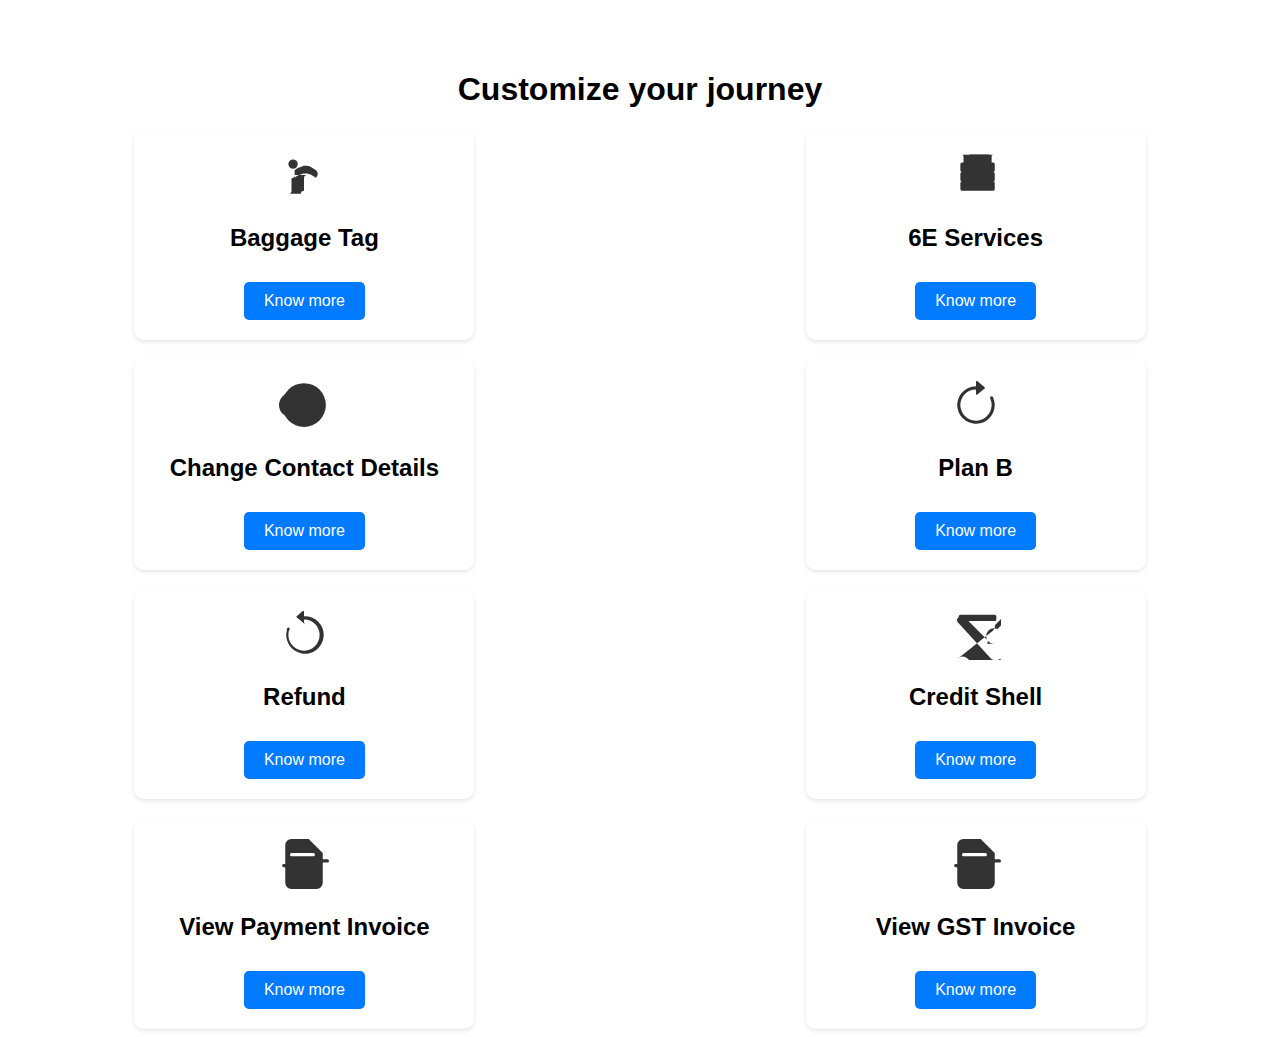
<file: portalapp/templates/manage.html>
<!DOCTYPE html>
<html>
<head>
<title>Customize your journey</title>
<style>
body {
  font-family: sans-serif;
  display: flex;
  flex-direction: column;
  align-items: center;
  margin-top: 50px;
}

.container {
  display: flex;
  flex-wrap: wrap;
  justify-content: space-between;
  gap: 20px;
  width: 80%;
}

.card {
  background-color: #fff;
  border-radius: 10px;
  padding: 20px;
  box-shadow: 0 2px 4px rgba(0, 0, 0, 0.1);
  text-align: center;
  width: 300px;
}

.card svg {
  width: 50px;
  height: 50px;
  fill: #333;
}

.card a {
  display: inline-block;
  padding: 10px 20px;
  background-color: #007bff;
  color: #fff;
  text-decoration: none;
  border-radius: 5px;
  margin-top: 10px;
}
</style>
</head>
<body>
<h1>Customize your journey</h1>
<div class="container">
  <div class="card">
    <svg xmlns="http://www.w3.org/2000/svg" width="16" height="16" fill="currentColor" class="bi bi-tag" viewBox="0 0 16 16">
      <path d="M6 4.5a1.5 1.5 0 1 1-3 0 1.5 1.5 0 0 1 3 0zm-1 1.965c.777-.697 1.707-1.024 2.571-1.292.258-.078.54-.113.828-.121.287-.008.606.023.918.078.31.055.602.15.848.286l1.61 1.023a1.5 1.5 0 0 1 0 2.447l-1.61-1.023c-.246-.136-.538-.18-.848-.286-.312-.055-.63-.07-.918-.078-.287.008-.57.043-.828.121-.864.268-1.801.605-2.571 1.292zM5 8a1 1 0 0 1-1 1v4a1 1 0 0 1-1 1h4a1 1 0 0 1 1-1V9a1 1 0 0 1 1-1h-4z"/>
    </svg>
    <h2>Baggage Tag</h2>
    <a href="#">Know more</a>
  </div>
  <div class="card">
    <svg xmlns="http://www.w3.org/2000/svg" width="16" height="16" fill="currentColor" class="bi bi-basket" viewBox="0 0 16 16">
      <path d="M5.929 1.43 9.121 8.134 12.313 1.43 5.929 1.43zm7.163 7.037L13.5 11.219 10.887 8.505 13.5 5.791zM5.929 1.43L3.216 8.134 6.408 1.43 5.929 1.43zm7.163 7.037L10.887 8.505 8.274 11.219 10.887 8.505z"/>
      <path d="M3.5 1.5a.5.5 0 0 1 .5.5v2h9v-2a.5.5 0 0 1 .5-.5zm-.5 3a.5.5 0 0 1 .5-.5h10a.5.5 0 0 1 .5.5v2a.5.5 0 0 1-.5.5h-10a.5.5 0 0 1-.5-.5v-2zm0 3a.5.5 0 0 1 .5-.5h10a.5.5 0 0 1 .5.5v2a.5.5 0 0 1-.5.5h-10a.5.5 0 0 1-.5-.5v-2zm0 3a.5.5 0 0 1 .5-.5h10a.5.5 0 0 1 .5.5v2a.5.5 0 0 1-.5.5h-10a.5.5 0 0 1-.5-.5v-2z"/>
    </svg>
    <h2>6E Services</h2>
    <a href="#">Know more</a>
  </div>
  <div class="card">
    <svg xmlns="http://www.w3.org/2000/svg" width="16" height="16" fill="currentColor" class="bi bi-person-circle" viewBox="0 0 16 16">
      <path d="M11 6a3 3 0 1 1-6 0 3 3 0 0 1 6 0z"/>
      <path fill-rule="evenodd" d="M8 12a4 4 0 1 0 0-8 4 4 0 0 0 0 8zm-4 0a4 4 0 1 0 0-8 4 4 0 0 0 0 8zm4 0a4 4 0 1 0 0-8 4 4 0 0 0 0 8z"/>
      <path d="M8 1a7 7 0 1 0 0 14A7 7 0 0 0 8 1z"/>
    </svg>
    <h2>Change Contact Details</h2>
    <a href="#">Know more</a>
  </div>
  <div class="card">
    <svg xmlns="http://www.w3.org/2000/svg" width="16" height="16" fill="currentColor" class="bi bi-arrow-clockwise" viewBox="0 0 16 16">
      <path fill-rule="evenodd" d="M8 3a5 5 0 1 0 4.546 2.914.5.5 0 0 1 .908-.417A6 6 0 1 1 8 2v1z"/>
      <path d="M8 4.466V.534a.25.25 0 0 1 .41-.192l2.36 1.966c.12.1.12.284 0 .384L8.41 4.658A.25.25 0 0 1 8 4.466z"/>
    </svg>
    <h2>Plan B</h2>
    <a href="#">Know more</a>
  </div>
  <div class="card">
    <svg xmlns="http://www.w3.org/2000/svg" width="16" height="16" fill="currentColor" class="bi bi-arrow-counterclockwise" viewBox="0 0 16 16">
      <path fill-rule="evenodd" d="M8 3a5 5 0 1 1-4.546 2.914.5.5 0 0 0-.908.417A6 6 0 1 0 8 2v1z"/>
      <path d="M8 4.466V.534a.25.25 0 0 0-.41-.192L5.64 1.966c-.12.1-.12.284 0 .384L8.41 4.658A.25.25 0 0 0 8 4.466z"/>
    </svg>
    <h2>Refund</h2>
    <a href="#">Know more</a>
  </div>
  <div class="card">
    <svg xmlns="http://www.w3.org/2000/svg" width="16" height="16" fill="currentColor" class="bi bi-credit-card-2-front" viewBox="0 0 16 16">
      <path d="M15.82 15.5a2.5 2.5 0 0 1-3.06 0L2.23 3.962c-.748-.748-.125-1.76.616-1.76h.015a1.5 1.5 0 0 1 1.028-.325l7.917 7.918a1.5 1.5 0 0 1-.325 1.028v.005H13.78a2.5 2.5 0 0 1-2.525-2.505 2.5 2.5 0 0 1 2.525-2.505h.009a1.5 1.5 0 0 1 1.028.325l7.917-7.918a1.5 1.5 0 0 1 .325-1.028h-.005a1.5 1.5 0 0 1-1.028-.325l-7.917 7.918a2.5 2.5 0 0 1-.616 1.76L2.23 15.5a2.5 2.5 0 0 1 3.06 0l12.59 12.59a2.5 2.5 0 0 1 0 3.06L15.82 15.5z"/>
      <path d="M2.5 2a.5.5 0 0 1 .5-.5h11a.5.5 0 0 1 .5.5v1a.5.5 0 0 1-.5.5h-11a.5.5 0 0 1-.5-.5v-1z"/>
    </svg>
    <h2>Credit Shell</h2>
    <a href="#">Know more</a>
  </div>
  <div class="card">
    <svg xmlns="http://www.w3.org/2000/svg" width="16" height="16" fill="currentColor" class="bi bi-file-earmark-text" viewBox="0 0 16 16">
      <path d="M14 4.5V14a2 2 0 0 1-2 2H4a2 2 0 0 1-2-2V2a2 2 0 0 1 2-2h5.5L14 4.5zm-3 0H4a.5.5 0 0 0 0 1h7a.5.5 0 0 0 0-1zm-3 2.5a.5.5 0 0 1 .5-.5h7a.5.5 0 0 1 0 1h-7a.5.5 0 0 1-.5-.5z"/>
      <path d="M4 6.5a.5.5 0 0 1 .5-.5h7a.5.5 0 0 1 0 1h-7a.5.5 0 0 1-.5-.5zm-3 2a.5.5 0 0 1 .5-.5h7a.5.5 0 0 1 0 1h-7a.5.5 0 0 1-.5-.5z"/>
    </svg>
    <h2>View Payment Invoice</h2>
    <a href="#">Know more</a>
  </div>
  <div class="card">
    <svg xmlns="http://www.w3.org/2000/svg" width="16" height="16" fill="currentColor" class="bi bi-file-earmark-text" viewBox="0 0 16 16">
      <path d="M14 4.5V14a2 2 0 0 1-2 2H4a2 2 0 0 1-2-2V2a2 2 0 0 1 2-2h5.5L14 4.5zm-3 0H4a.5.5 0 0 0 0 1h7a.5.5 0 0 0 0-1zm-3 2.5a.5.5 0 0 1 .5-.5h7a.5.5 0 0 1 0 1h-7a.5.5 0 0 1-.5-.5z"/>
      <path d="M4 6.5a.5.5 0 0 1 .5-.5h7a.5.5 0 0 1 0 1h-7a.5.5 0 0 1-.5-.5zm-3 2a.5.5 0 0 1 .5-.5h7a.5.5 0 0 1 0 1h-7a.5.5 0 0 1-.5-.5z"/>
    </svg>
    <h2>View GST Invoice</h2>
    <a href="#">Know more</a>
  </div>
</div>
</body>
</html>
</file>
